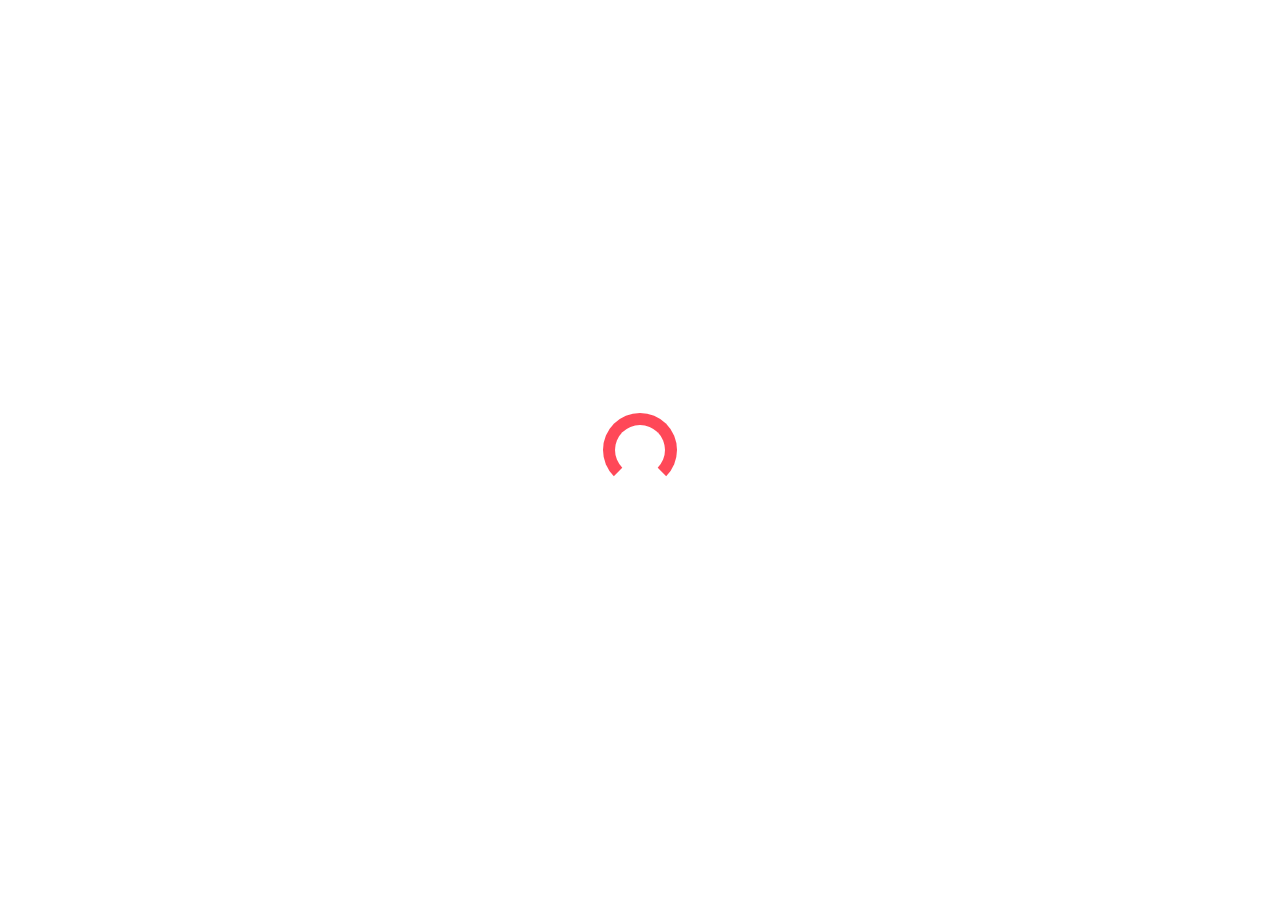
<file: ilike/index.html>
<!DOCTYPE html>
<html lang="en">
<head>
    <meta charset="UTF-8">
    <meta name="viewport" content="width=device-width, initial-scale=1.0">
    <meta http-equiv="X-UA-Compatible" content="ie=edge">
    <meta name="author" content="imfunny">
    <meta property="og:title" content="ilike.">
    <meta property="og:type" content="website">
    <meta property="og:description" content="so which programming language you like the most or which user on github you like? Find Out." />
    <title>ilike</title>
    <link rel="stylesheet" href="https://cdnjs.cloudflare.com/ajax/libs/animate.css/3.7.0/animate.min.css">
    <link rel="stylesheet" href="https://use.fontawesome.com/releases/v5.7.1/css/all.css" integrity="sha384-fnmOCqbTlWIlj8LyTjo7mOUStjsKC4pOpQbqyi7RrhN7udi9RwhKkMHpvLbHG9Sr" crossorigin="anonymous">
    <script src="https://code.jquery.com/jquery-3.3.1.min.js" integrity="sha256-FgpCb/KJQlLNfOu91ta32o/NMZxltwRo8QtmkMRdAu8=" crossorigin="anonymous"></script>
    <link rel="stylesheet" href="index.css">
</head>
<body>
    <div id="loading">
        <div id="spinner"></div>
    </div>
    <div id="header">
        <div id="logo">ilike.</div>
    </div>
    <div id="middle">
        <div id="profile"></div>
    </div>
    <div id="container"></div>
    <div id="footer">
        <h3>made on earth by a human</h3>
        <a href="">@imfunniee</a>
    </div>
    <script src="index.js"></script>
</body>
</html>
</file>
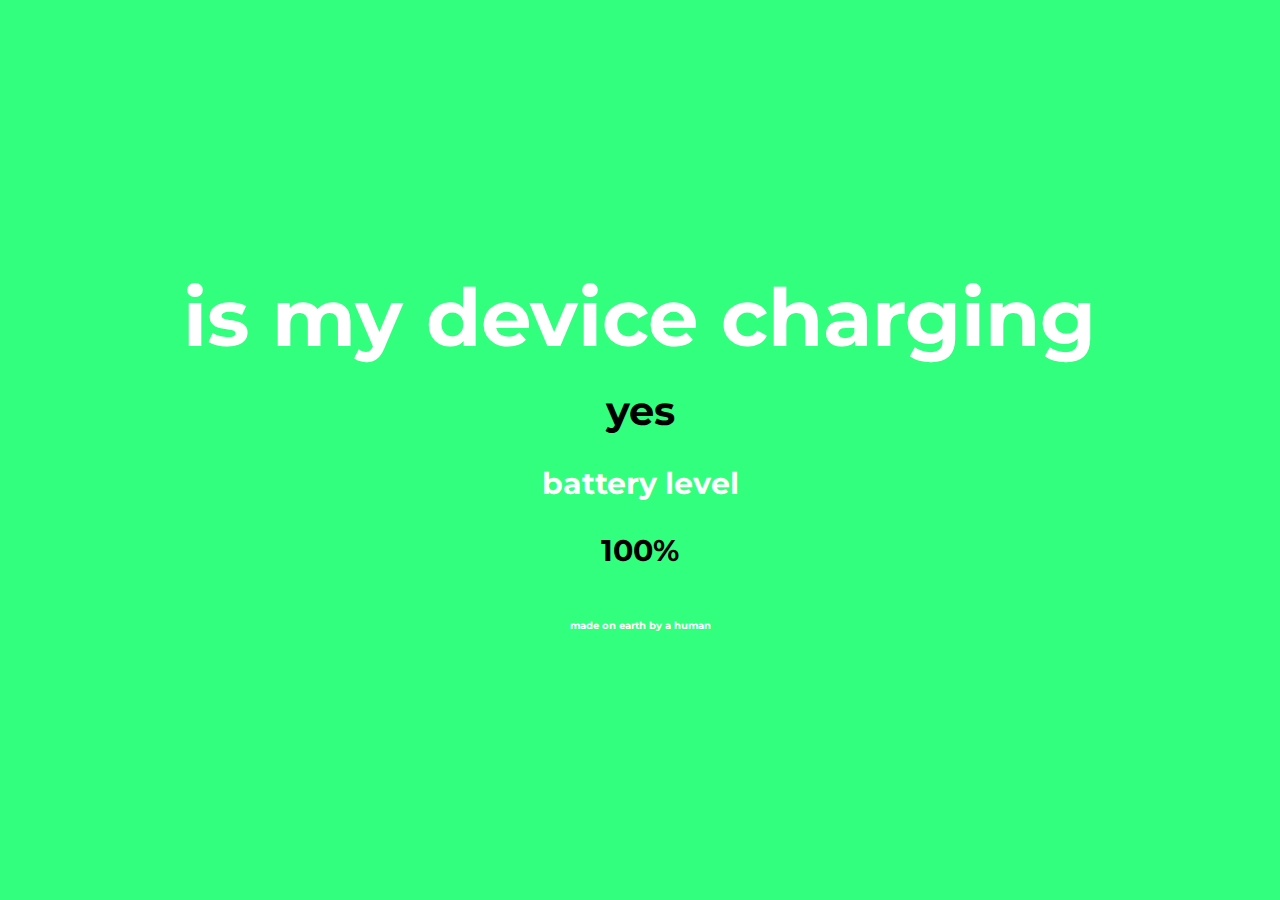
<file: ismydevicecharging/index.html>
<!DOCTYPE html>
<html>
<head>
<title>ismydevicecharging</title>
<meta charset="UTF-8">
<meta name="description" content="Tells if your device is charging or not">
<meta name="keywords" content="charging,device charging,device,charge">
<meta name="viewport" content="width=device-width, initial-scale=1.0">
<meta name="theme-color" content="#e8175d">
<meta name="msapplication-navbutton-color" content="#e8175d">
<meta name="apple-mobile-web-app-status-bar-style" content="#e8175d">
<link href="https://fonts.googleapis.com/css?family=Montserrat" rel="stylesheet">
<style>
body{
margin:0;
font-family: 'Montserrat', sans-serif;
color:#fff;
width:100%;
max-width:100%;
overflow-x:hidden;
min-height:90vh;
background:#e8175d;
font-weight:bold;
justify-content:center;
flex-direction:column;
display:flex;
}
#question{
color:#fff;
font-size:60px;
width:78%;
margin:20px 0px;
}
#chargingornot{
color:#000;
font-size:40px;
width:75%;
margin-bottom:20px;
}
#chargelevel{
color:#000;
font-size:30px;
width:75%;
margin-bottom:20px;
}
#isthisnecessary{
font-size:10px;
margin-top:50px;
margin-bottom:20px;
}
#isthisnecessary a{
text-decoration:none;
color:#000;
}
@media (min-width: 600px) {
body{
margin:0;
font-family: 'Montserrat', sans-serif;
color:#fff;
width:100%;
max-width:100%;
overflow-x:hidden;
min-height:100vh;
background:#e8175d;
font-weight:bold;
justify-content:center;
flex-direction:column;
display:flex;
}
#question{
color:#fff;
font-size:80px;
width:78%;
margin-bottom:20px;
}
}
</style>
</head>
<body onload="checkbattery()">
<script type="text/javascript">
function checkbattery(){
function updatethislul(battery) {
document.getElementById('chargingornot').innerHTML = battery.charging ? 'yes' : 'no';
if(document.getElementById('chargingornot').innerHTML == "no"){
document.querySelector('meta[name="theme-color"]').setAttribute("content", "#e8175d");
document.querySelector('meta[name="msapplication-navbutton-color"]').setAttribute("content", "#e8175d");
document.querySelector('meta[name="apple-mobile-web-app-status-bar-style"]').setAttribute("content", "#e8175d");
document.body.style.backgroundColor = "#e8175d";
}else{
document.querySelector('meta[name="theme-color"]').setAttribute("content", "#32ff7e");
document.querySelector('meta[name="msapplication-navbutton-color"]').setAttribute("content", "#32ff7e");
document.querySelector('meta[name="apple-mobile-web-app-status-bar-style"]').setAttribute("content", "#32ff7e");
document.body.style.backgroundColor = "#32ff7e";
}
document.getElementById('chargelevel').innerHTML = '<p style="color:#fff">battery level</p>'+battery.level*100+"%";
}
navigator.getBattery().then(function(battery) {
updatethislul(battery);
battery.onchargingchange = function () {
updatethislul(battery);
};
battery.onlevelchange = function () {
updatethislul(battery);
};
});
}
</script>
<center>
<div id="question">is my device charging</div>
<div id="chargingornot">your browser does not support battery status thingy :(</div>
<div id="chargelevel">level comes here</div>
<div id="isthisnecessary">made on earth by a human</div>
</center>
</body>
</html>
</file>
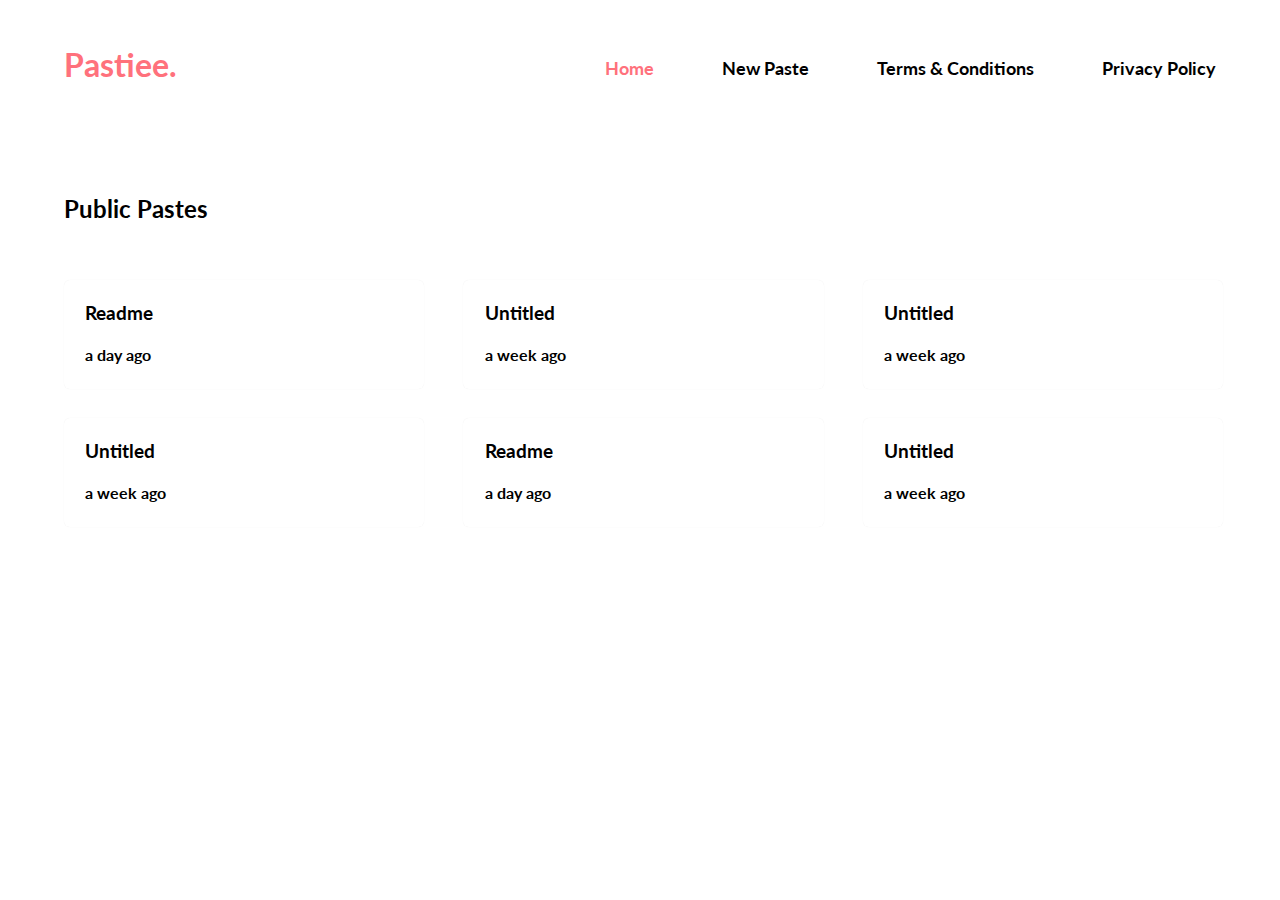
<file: test/index.html>
<!DOCTYPE html>
<html lang="en">
<head>
    <meta charset="UTF-8">
    <meta name="viewport" content="width=device-width, initial-scale=1.0">
    <meta http-equiv="X-UA-Compatible" content="ie=edge">
    <title>Pastiee</title>
    <link href="index.css" rel="stylesheet">
    <link href="https://fonts.googleapis.com/css?family=Lato" rel="stylesheet">
    <link rel="stylesheet" href="https://use.fontawesome.com/releases/v5.4.1/css/all.css" integrity="sha384-5sAR7xN1Nv6T6+dT2mhtzEpVJvfS3NScPQTrOxhwjIuvcA67KV2R5Jz6kr4abQsz" crossorigin="anonymous">
</head>
<body>
    <header>
        <div id="logo">Pastiee.</div>
        <div id="nav">
            <a href="index.html" style="color:#FF717C;">Home</a>
            <a href="add.html">New Paste</a>
            <a href="privacy.html">Terms & Conditions</a>
            <a href="terms.html">Privacy Policy</a>
        </div>
    </header>
    <div id="public">
        <h2>Public Pastes</h2>
        <div id="paste-container">
            <div class="paste">
                <h3>Readme</h3>
                <h4>a day ago</h4>
            </div>
            <div class="paste">
                <h3>Untitled</h3>
                <h4>a week ago</h4>
            </div>
            <div class="paste">
                <h3>Untitled</h3>
                <h4>a week ago</h4>
            </div>
             <div class="paste">
                <h3>Readme</h3>
                <h4>a day ago</h4>
            </div>
            <div class="paste">
                <h3>Untitled</h3>
                <h4>a week ago</h4>
            </div>
            <div class="paste">
                <h3>Untitled</h3>
                <h4>a week ago</h4>
            </div>
        </div>
    </div>
</body>
</html>
</file>
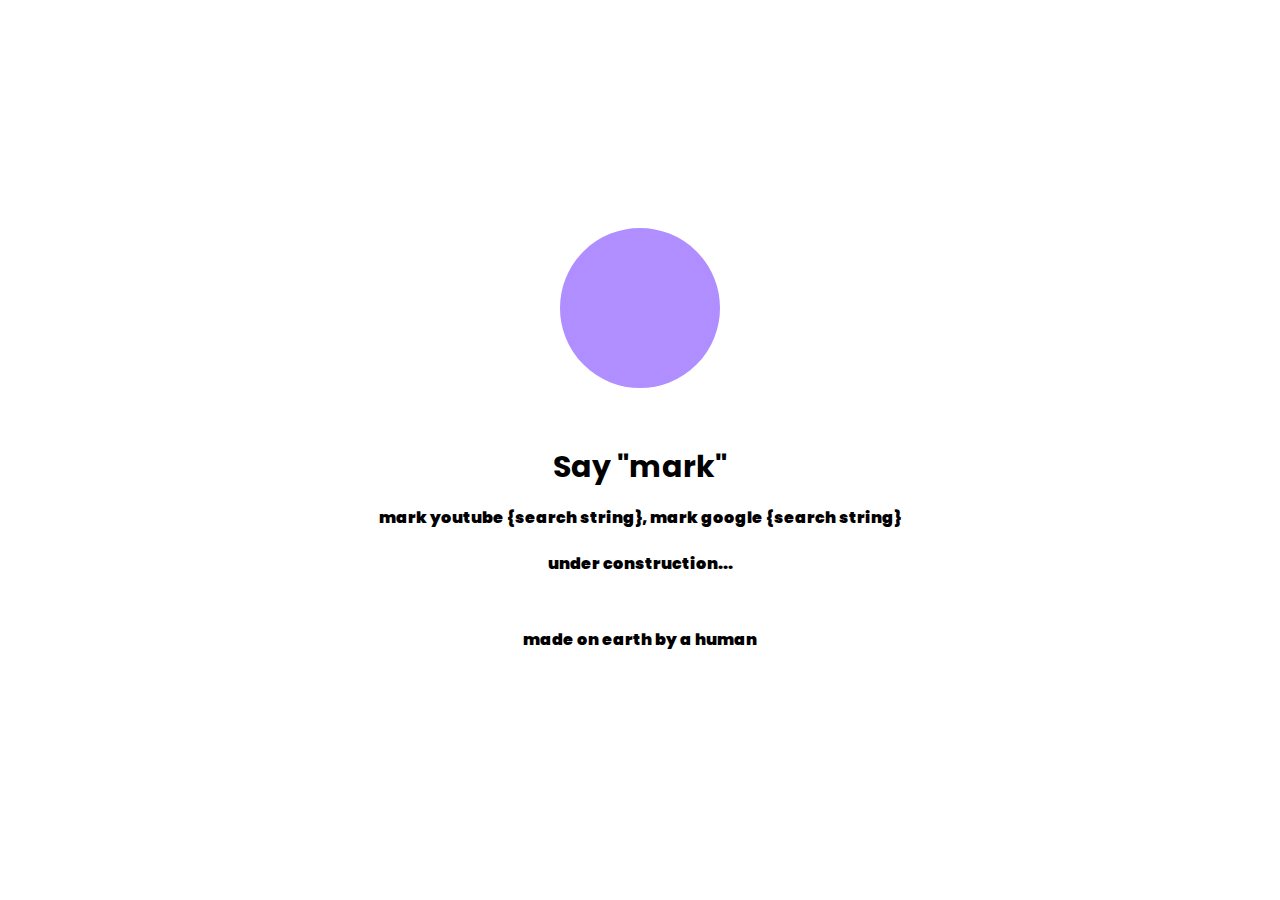
<file: zucc/index.html>
<!DOCTYPE html>
<html lang="en">
<head>
    <meta charset="UTF-8">
    <meta name="viewport" content="width=device-width, initial-scale=1.0">
    <meta http-equiv="X-UA-Compatible" content="ie=edge">
    <title>zucc</title>
    <link rel="stylesheet" href="index.css">
    <script src="https://code.jquery.com/jquery-3.3.1.min.js" integrity="sha256-FgpCb/KJQlLNfOu91ta32o/NMZxltwRo8QtmkMRdAu8=" crossorigin="anonymous"></script>
</head>
<body>
    <center>
    <div id="zucc"></div>
    <div id="listen">Say "mark" <br>  
            <b>mark youtube {search string}, </b>
            <b>mark google {search string}</b><br>
            <b>under construction...</b>
        <p><b>made on earth by a human</b></p>
    </div>
    <div id="everything"></div>
    </center>
    <a href="" target="_blank" style="display:none" id="website"></a>
    <script src="main.js" type="text/javascript"></script>
</body>
</html>
</file>
<file: ilike/index.css>
@import url('https://fonts.googleapis.com/css?family=Josefin+Sans');

body{
    margin:0%;
    padding:0%;
    width:100vw;
    background:white;
    color:#282828;
    max-width:100vw;
    overflow-x:hidden;
    align-items:center;
    font-family: 'Josefin Sans', sans-serif;
}
#loading {
    width: 100vw;
    height: 100vh;
    position: fixed;
    background: white;
    z-index: 999;
    display: flex;
    justify-content: center;
    flex-direction: column;
    align-items: center;
}
#spinner {
    animation: rotate 0.56s infinite linear;
    width:50px;
    height:50px;
    border:12px solid rgb(255, 72, 88);
    border-bottom:12px solid #fff;
    border-radius:50%;
    margin:0;
}
@keyframes rotate {
    0% {transform: rotate(0deg);}
    100% {transform: rotate(360deg);}
}
#header{
    width:90vw;
    padding:6vh 5vw;
    color:#282828;
    text-align:center;
}
#logo{
    font-size:30px;
    font-family: 'Josefin Sans', sans-serif;
    font-weight:bold;
    color:rgb(255, 72, 88);
}
#header div{
    display:inline-block;
}
#middle {
    width:100vw;
    text-align:center;
}
#profile{
    width:80%;
    height:auto;
    padding:0px 10%;
    color:#282828;
    font-family: 'Josefin Sans', sans-serif;
    font-weight: bold;
    position:relative;
    text-align:left;
}
#profile-image{
    width:180px;
    height:180px;
    background:#000;
    background-size:cover !important;
    background-repeat:no-repeat !important;
    border-radius:50%;
    margin:2vh 0px;
}
#userdata{
    width:75%;
    vertical-align:top;
}
#username{
    font-size:30px;
    margin:20px 0px;
}
#about{
    font-size:18px;
    margin:20px 0px;
}
#f-data{
    margin:20px 0px;
}
#f-data table{
    border:0px;
    width:100%;
}
#f-data td{
    border:0px;
    text-align:left;
    padding:5px 0px;
    font-size:24px;
    width:33%;
}
#f-data td b{
    font-size:16px !important;
}
#userdata button{
    margin:0px 30px;
    padding:8px 50px;
    border:3px solid rgb(255, 72, 88);
    text-align:center;
    background:rgb(255, 72, 88);
    color:#fff;
    font-family: 'Josefin Sans', sans-serif;
    font-weight: bold;
    font-size:18px;
    border-radius:50px;
    margin-bottom:10px;
    transition:0.4s ease-in-out;
    top:-4px;
    box-shadow:0px 6px 25px rgb(255, 72, 88, 0.4);
    position:relative;
}
#userdata button:hover{
    cursor:pointer;
    box-shadow:0px 16px 40px rgb(255, 72, 88, 0.8);
}
*:focus {
    outline: none;
}
#container{
    width:100%;
    height:auto;
    padding:6vh 0px;
    text-align:center;
}
#container h1 {
    font-size:80px;
}
#container h1 section {
    width:80px;
    height:80px;
    background:#000;
    background-size:cover !important;
    background-repeat:no-repeat !important;
    border-radius:50%;
    border-radius:2px solid #000;
    display:inline-block;
    position:absolute;
    margin-top:-5px;
    margin-left:30px;
    transition:0.4s ease-in-out;
}
.heart {
    font-size:74px;
    color:rgb(255, 72, 88);
}
#container h1 section:hover {
    margin-top:-15px;
    box-shadow:0px 20px 20px rgba(0,0,0,0.2)
}
#footer {
    width:100vw;
    padding:4vh 0px;
    text-align:center;
}
#footer a {
    color:rgb(255, 72, 88);
    text-decoration:none;
    font-weight:bold
}
#footer a:hover {
    text-decoration:underline;
}
::selection {
    color:#fff; 
    background:#282828;
}
</file>
<file: test/index.css>
body {
    margin:0;
    padding:0;
    font-family: 'Lato', sans-serif;
}
header {
    width:90vw;
    padding:5vh 5vw;
}
header div {
    display:inline-block;
}
#logo {
    color:#FF717C;
    font-weight:bold;
    font-size:32px;
}
#nav {
    float:right;
}
#nav a {
    margin-left:5vw;
    text-decoration:none;
    font-weight:bold;
    color:#000;
    font-size:18px;
    position:relative;
    top:12px;
    padding:4px 0px;
    transition:0.4s ease-in-out;
}
#nav a:hover {
    color:#FF717C;
}
#public {
    width:90vw;
    padding:5vh 5vw;
}
#paste-container {
    column-count:3;
    column-gap:4%;
    padding:2% 0%;
}
.paste {
    width:90%;
    background:#fff;
    padding:1% 6%;
    font-weight:bold;
    margin:4% 0%;
    transition:0.4s ease-in-out;
    border-radius:6px;
    display:inline-block;
    box-shadow:0px 0px 1px #ebebeb;
    color:#000;
}
.paste:hover {
    cursor:pointer;
    color:#FF717C;
    box-shadow:0px 5px 12px #d5d5d5;
}
#form {
    width:90%;
    padding:5%;
}
#form input,textarea {
    width:60%;
    padding:12px 14px;
    border:0;
    font-family: 'Lato', sans-serif;
    font-size:20px;
    margin:18px 0px;
    font-weight:bold;
    resize:none;
    border-bottom:3px solid rgb(196, 196, 196);
    transition:0.4S ease-in-out;
}
#form input,textarea:focus {
    outline:none;
}
#form input:focus {
     border-bottom:3px solid #FF717C;
}
#form textarea:focus {
     border-bottom:3px solid #FF717C;
}
.button-pst {
    padding:12px 30px;
    border:0;
    font-family: 'Lato', sans-serif;
    font-size:18px;
    margin:18px 0;
    font-weight:bold;
    resize:none;
    box-shadow:0px 4px 8px #d5d5d5;
    border-radius:50px;
    background:#fff;
    margin-right:20px;
    transition:0.4s ease-in-out;
}
.button-pst:focus {
    outline:none;
}
.button-pst:hover {
    color:#FF717C;
    cursor:pointer;
    box-shadow:0px 2px 4px #d5d5d5;
}
::placeholder {
    color:#000;
}
#legal {
    width:90%;
    padding:5%;
}
#main-paste {
    width:90%;
    padding:4% 5%;
}
#main-paste p {
    font-weight:bold;
    font-size:20px;
}
</file>
<file: zucc/index.css>
@import url('https://fonts.googleapis.com/css?family=Poppins');
body {
    padding:0px;
    margin:0px;
    font-family: 'Poppins', sans-serif;
    width:100vw;
    height:100vh;
    justify-content:center;
    display:flex;
    flex-direction:column;
    font-size:30px;
    font-weight:bold;
}
#zucc {
    width:160px;
    height:160px;
    background:linear-gradient(0deg,rgba(123, 67, 255,0.6),rgba(123, 67, 255,0.6)),url('https://i.ytimg.com/vi/Ew9oewvyd0M/maxresdefault.jpg') center center;
    background-size:cover;
    background-repeat:no-repeat;
    border-radius:50%;
    margin-bottom:40px;
    border:16px solid #fff;
}
#listen b {
    font-size:16px;
}
@keyframes listen {
    0% {
        border:16px solid #fff;
        transform:scale(1.0);
    }
    50% {
        border:16px solid rgb(171, 135, 255);
        transform:scale(1.1);
    }
    100% {
        border:16px solid #fff;
        transform:scale(1.0);
    }
  }
</file>
